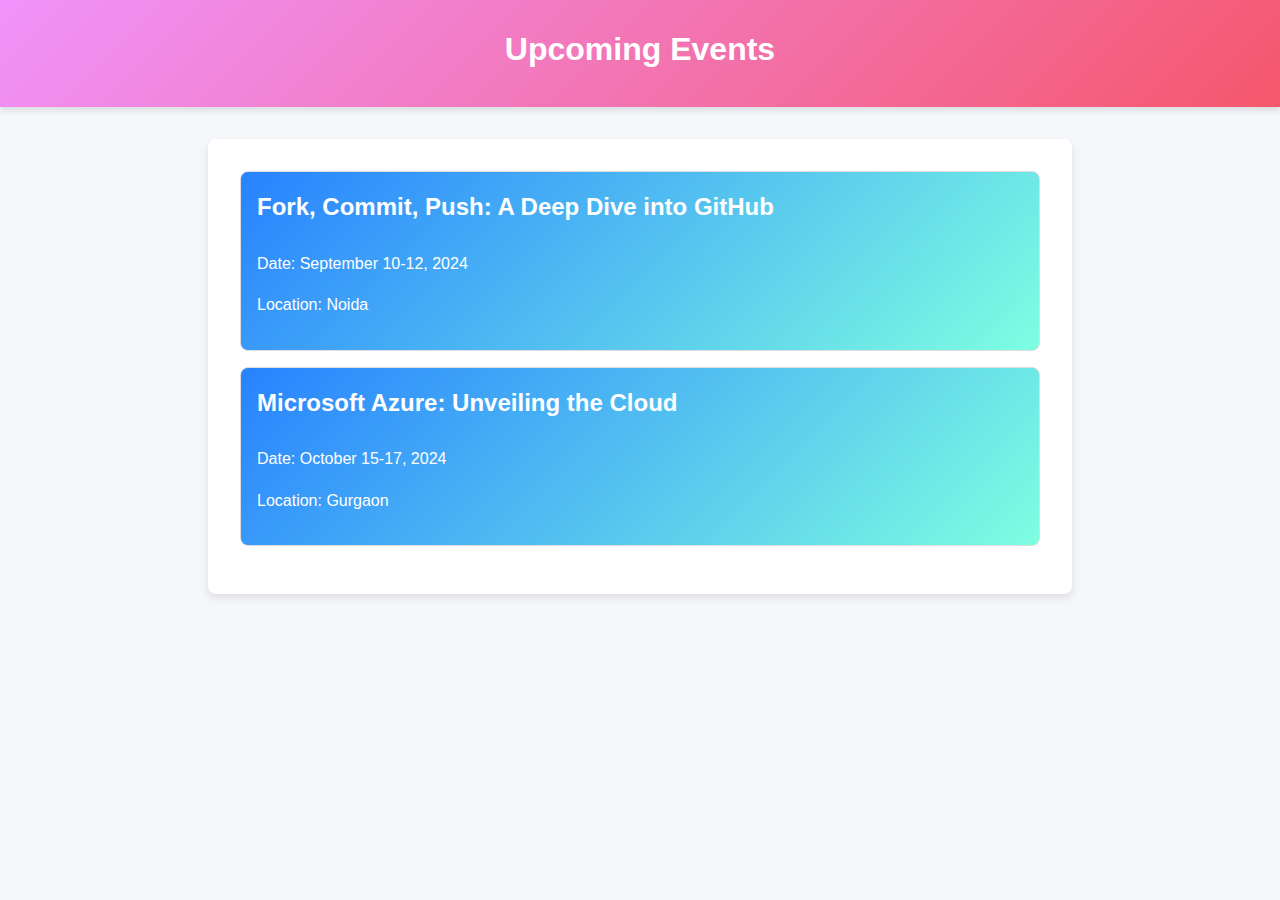
<file: index.html>
<!DOCTYPE html>
<html lang="en">
<head>
    <meta charset="UTF-8">
    <meta name="viewport" content="width=device-width, initial-scale=1.0">
    <title>Events List</title>
    <link rel="stylesheet" href="styles.css">
</head>
<body>
    <header>
        <h1>Upcoming Events</h1>
    </header>
    <main>
        <div class="event" id="event1">
            
            <a href="event1.html"><h2>Fork, Commit, Push: A Deep Dive into GitHub</h2>
            <p>Date: September 10-12, 2024</p>
            <p>Location: Noida</p></a>
        </div>
        <div class="event" id="event2">
            
            <a href="event2.html"><h2>Microsoft Azure: Unveiling the Cloud </h2>
            <p>Date: October 15-17, 2024</p>
            <p>Location: Gurgaon</p></a>
        </div>
        <!-- Add more events as needed -->
    </main>
    <script src="script.js"></script>
</body>
</html>
</file>
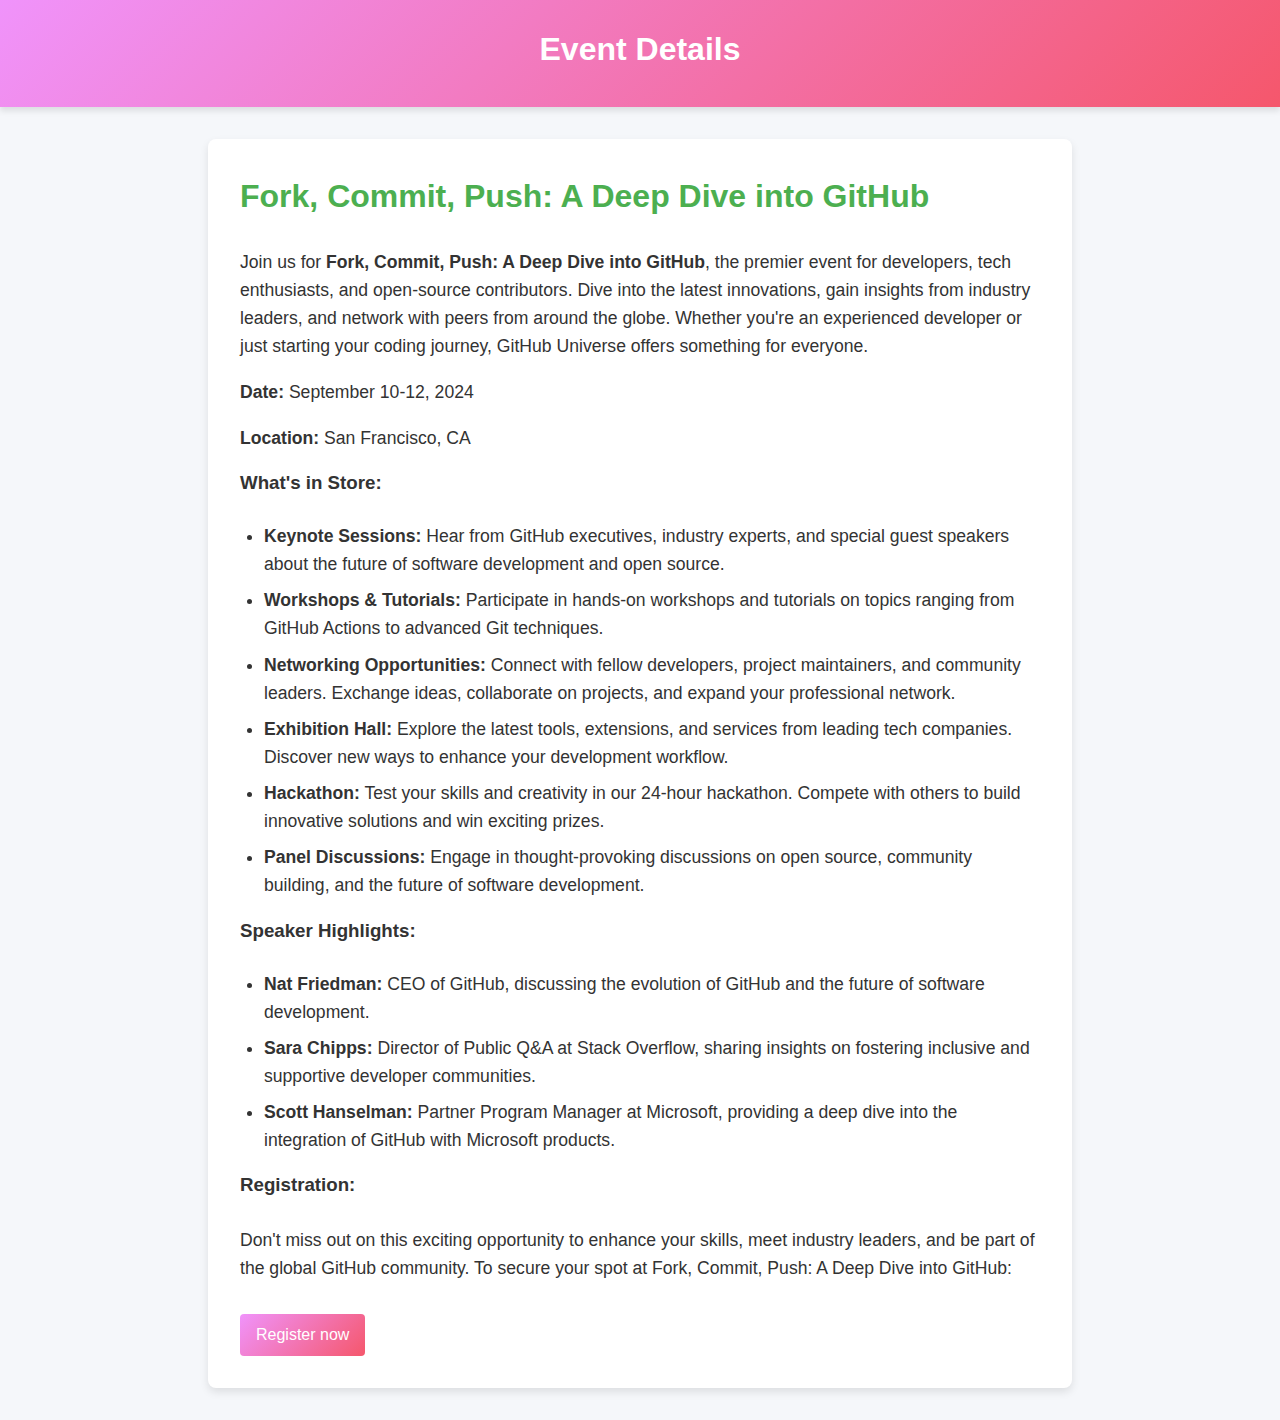
<file: event1.html>
<!DOCTYPE html>
<html lang="en">
<head>
    <meta charset="UTF-8">
    <meta name="viewport" content="width=device-width, initial-scale=1.0">
    <title>Event Details</title>
    <link rel="stylesheet" href="styles.css">
</head>
<body>
    <header>
        <h1>Event Details</h1>
    </header>
    <main id="event-details">
        <h2>Fork, Commit, Push: A Deep Dive into GitHub</h2>
        <p>Join us for <strong>Fork, Commit, Push: A Deep Dive into GitHub</strong>, the premier event for developers, tech enthusiasts, and open-source contributors. Dive into the latest innovations, gain insights from industry leaders, and network with peers from around the globe. Whether you're an experienced developer or just starting your coding journey, GitHub Universe offers something for everyone.</p>
        
        <p><strong>Date:</strong> September 10-12, 2024</p>
        <p><strong>Location:</strong> San Francisco, CA</p>
        
        <h3>What's in Store:</h3>
        <ul>
            <li><strong>Keynote Sessions:</strong> Hear from GitHub executives, industry experts, and special guest speakers about the future of software development and open source.</li>
            <li><strong>Workshops & Tutorials:</strong> Participate in hands-on workshops and tutorials on topics ranging from GitHub Actions to advanced Git techniques.</li>
            <li><strong>Networking Opportunities:</strong> Connect with fellow developers, project maintainers, and community leaders. Exchange ideas, collaborate on projects, and expand your professional network.</li>
            <li><strong>Exhibition Hall:</strong> Explore the latest tools, extensions, and services from leading tech companies. Discover new ways to enhance your development workflow.</li>
            <li><strong>Hackathon:</strong> Test your skills and creativity in our 24-hour hackathon. Compete with others to build innovative solutions and win exciting prizes.</li>
            <li><strong>Panel Discussions:</strong> Engage in thought-provoking discussions on open source, community building, and the future of software development.</li>
        </ul>
        
        <h3>Speaker Highlights:</h3>
        <ul>
            <li><strong>Nat Friedman:</strong> CEO of GitHub, discussing the evolution of GitHub and the future of software development.</li>
            <li><strong>Sara Chipps:</strong> Director of Public Q&A at Stack Overflow, sharing insights on fostering inclusive and supportive developer communities.</li>
            <li><strong>Scott Hanselman:</strong> Partner Program Manager at Microsoft, providing a deep dive into the integration of GitHub with Microsoft products.</li>
        </ul>
        
        <h3>Registration:</h3>
        <p>Don't miss out on this exciting opportunity to enhance your skills, meet industry leaders, and be part of the global GitHub community. To secure your spot at Fork, Commit, Push: A Deep Dive into GitHub:</p>
        <a href="registration.html">Register now</a>
    </main>
</body>
</html>
</file>
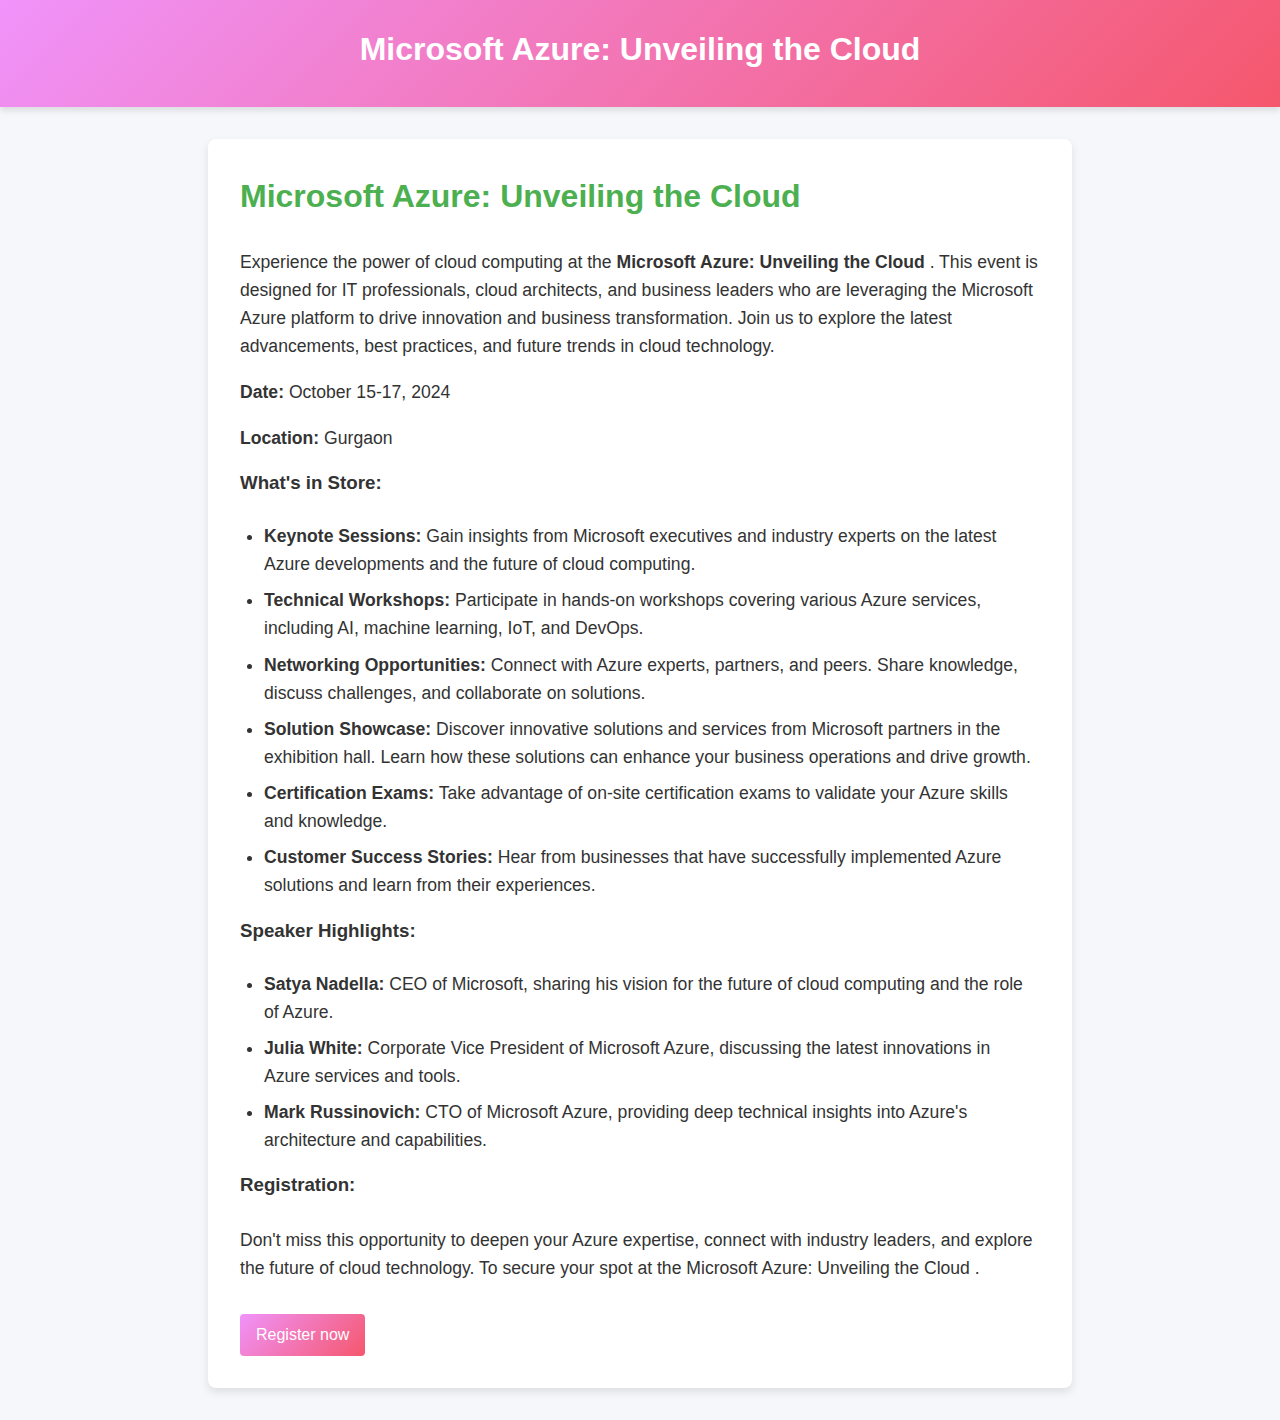
<file: event2.html>
<!DOCTYPE html>
<html lang="en">

<head>
    <meta charset="UTF-8">
    <meta name="viewport" content="width=device-width, initial-scale=1.0">
    <title>Microsoft Azure: Unveiling the Cloud </title>
    <link rel="stylesheet" href="styles.css">
</head>

<body>
    <header>
        <h1>Microsoft Azure: Unveiling the Cloud </h1>
    </header>
    <main id="event-details">
        <h2>Microsoft Azure: Unveiling the Cloud </h2>
        <p>Experience the power of cloud computing at the <strong>Microsoft Azure: Unveiling the Cloud </strong>. This event is
            designed for IT professionals, cloud architects, and business leaders who are leveraging the Microsoft Azure
            platform to drive innovation and business transformation. Join us to explore the latest advancements, best
            practices, and future trends in cloud technology.</p>

        <p><strong>Date:</strong> October 15-17, 2024</p>
        <p><strong>Location:</strong> Gurgaon</p>

        <h3>What's in Store:</h3>
        <ul>
            <li><strong>Keynote Sessions:</strong> Gain insights from Microsoft executives and industry experts on the
                latest Azure developments and the future of cloud computing.</li>
            <li><strong>Technical Workshops:</strong> Participate in hands-on workshops covering various Azure services,
                including AI, machine learning, IoT, and DevOps.</li>
            <li><strong>Networking Opportunities:</strong> Connect with Azure experts, partners, and peers. Share
                knowledge, discuss challenges, and collaborate on solutions.</li>
            <li><strong>Solution Showcase:</strong> Discover innovative solutions and services from Microsoft partners
                in the exhibition hall. Learn how these solutions can enhance your business operations and drive growth.
            </li>
            <li><strong>Certification Exams:</strong> Take advantage of on-site certification exams to validate your
                Azure skills and knowledge.</li>
            <li><strong>Customer Success Stories:</strong> Hear from businesses that have successfully implemented Azure
                solutions and learn from their experiences.</li>
        </ul>

        <h3>Speaker Highlights:</h3>
        <ul>
            <li><strong>Satya Nadella:</strong> CEO of Microsoft, sharing his vision for the future of cloud computing
                and the role of Azure.</li>
            <li><strong>Julia White:</strong> Corporate Vice President of Microsoft Azure, discussing the latest
                innovations in Azure services and tools.</li>
            <li><strong>Mark Russinovich:</strong> CTO of Microsoft Azure, providing deep technical insights into
                Azure's architecture and capabilities.</li>
        </ul>

        <h3>Registration:</h3>
        <p>Don't miss this opportunity to deepen your Azure expertise, connect with industry leaders, and explore the
            future of cloud technology. To secure your spot at the
            Microsoft Azure: Unveiling the Cloud .</p>
            <a href="registration.html">Register now</a>
    </main>
</body>

</html>
</file>
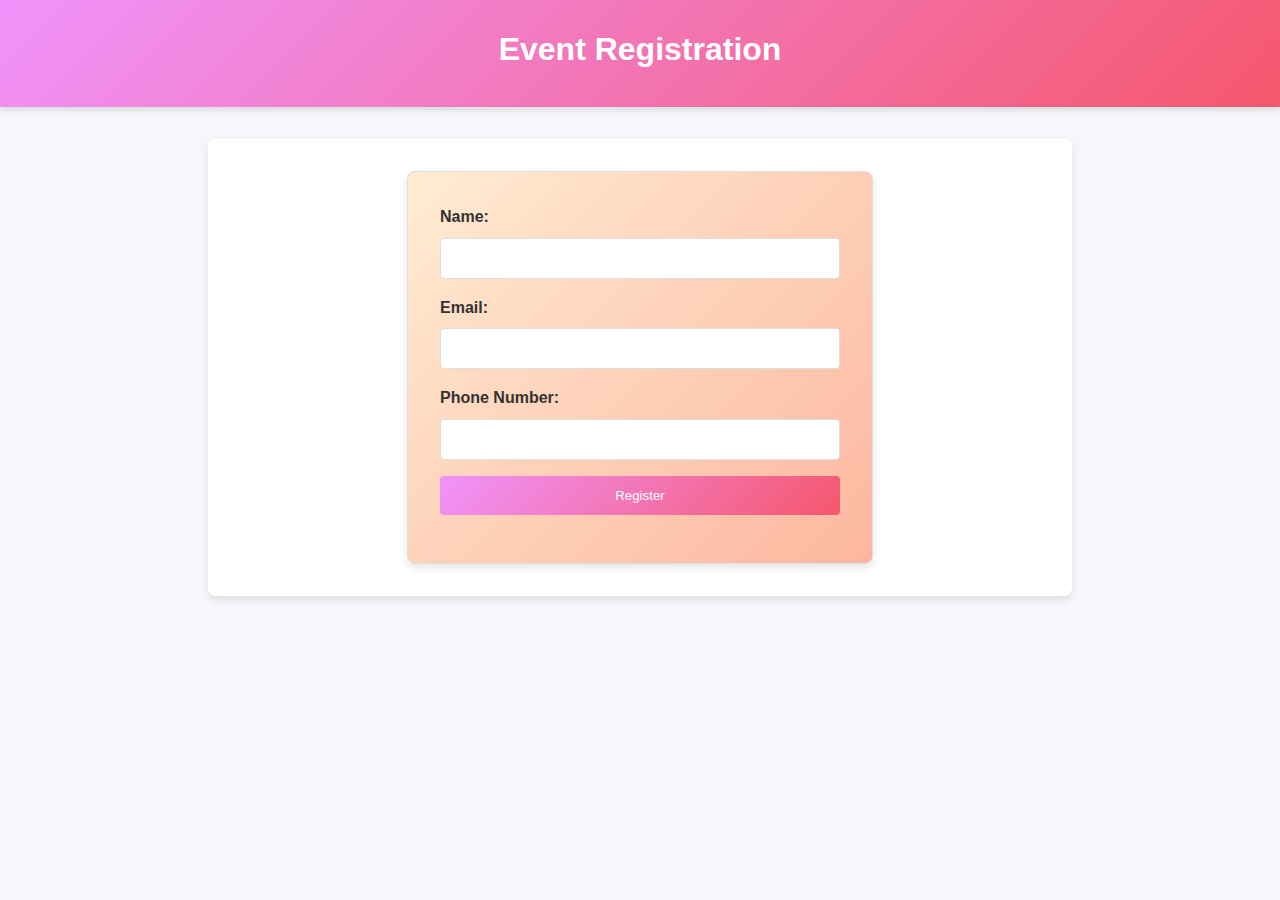
<file: registration.html>
<!DOCTYPE html>
<html lang="en">
<head>
    <meta charset="UTF-8">
    <meta name="viewport" content="width=device-width, initial-scale=1.0">
    <title>Event Registration</title>
    <link rel="stylesheet" href="styles.css">
    <script>
        function validateForm(event) {
            const phoneInput = document.getElementById('phone');
            const phoneError = document.getElementById('phone-error');
            const phoneValue = phoneInput.value.trim();

            if (phoneValue.length > 10) {
                phoneError.textContent = 'Phone number must not exceed 10 digits.';
                event.preventDefault();
            } else {
                phoneError.textContent = '';
            }
        }

        function handleSubmit(event) {
            event.preventDefault();
            validateForm(event);

            if (document.getElementById('phone-error').textContent === '') {
                alert('Your details have been submitted successfully!');
                document.getElementById('registration-form').reset();
            }
        }
    </script>
</head>
<body>
    <header>
        <h1>Event Registration</h1>
    </header>
    <main>
        <form id="registration-form" onsubmit="handleSubmit(event)">
            <label for="name">Name:</label>
            <input type="text" id="name" name="name" required>

            <label for="email">Email:</label>
            <input type="email" id="email" name="email" required>

            <label for="phone">Phone Number:</label>
            <input type="text" id="phone" name="phone" required>
            <span id="phone-error" style="color: red;"></span>

            <button type="submit">Register</button>
        </form>
    </main>
</body>
</html>
</file>
<file: styles.css>
/* General styles */
body {
    font-family: 'Segoe UI', Tahoma, Geneva, Verdana, sans-serif;
    margin: 0;
    padding: 0;
    background: #f5f7fa;  /* Uniform background color */
    color: #333;
    line-height: 1.6;
}

header {
    background: linear-gradient(135deg, #f093fb, #f5576c);
    color: white;
    padding: 1.5rem 0;
    text-align: center;
    box-shadow: 0 4px 6px rgba(0, 0, 0, 0.1);
    ;
}

h1, h2, h3 {
    font-family: 'Helvetica Neue', Helvetica, Arial, sans-serif;
    margin: 0;
    padding-bottom: 0.5rem;
}

main {
    padding: 2rem;
    max-width: 800px;
    margin: 2rem auto;  /* Center the content */
    background: #fff;  /* White background for main content */
    border-radius: 8px;
    box-shadow: 0 4px 8px rgba(0, 0, 0, 0.1);
}

a {
    color: #ffffff;
    text-decoration: none;
}


/* Event list styles */
.event {
    background: linear-gradient(135deg, #2882ff, #7effe1);
    border: 1px solid #ddd;
    border-radius: 8px;
    margin-bottom: 1rem;
    padding: 1rem;
    transition: box-shadow 0.3s ease-in-out;
    cursor: pointer;
    color: white;
}

.event:hover {
    box-shadow: 0 4px 8px rgba(0, 0, 0, 0.1);
}

.event h2 {
    color: rgb(255, 255, 255);
}

/* Event details styles */
#event-details {
    background: #fff;  /* White background for details box */
    padding: 2rem;
    border-radius: 8px;
    box-shadow: 0 4px 8px rgba(0, 0, 0, 0.1);
    margin-bottom: 2rem;
}

#event-details h2 {
    color: #4CAF50;
    font-size: 2rem;
    margin-bottom: 1rem;
}

#event-details p {
    font-size: 1.1rem;
    line-height: 1.6;
    margin-bottom: 1rem;
}

#event-details ul {
    list-style-type: disc;
    padding-left: 1.5rem;
    margin-bottom: 1rem;
}

#event-details ul li {
    margin-bottom: 0.5rem;
    font-size: 1.1rem;
}

#event-details a {
    display: inline-block;
    padding: 0.5rem 1rem;
    background: linear-gradient(135deg, #f093fb, #f5576c);
    color: white;
    border-radius: 4px;
    text-decoration: none;
    margin-top: 1rem;
}

#event-details a:hover {
    background: linear-gradient(135deg, #f5576c, #f093fb);
}

/* Registration form styles */
form {
    background: linear-gradient(135deg, #ffecd2, #fcb69f);
    border: 1px solid #ddd;
    border-radius: 8px;
    padding: 2rem;
    max-width: 400px;
    margin: 0 auto;
    box-shadow: 0 4px 8px rgba(0, 0, 0, 0.1);
}

form label {
    display: block;
    margin-bottom: 0.5rem;
    font-weight: bold;
}

form input, form select, form button {
    width: 100%;
    padding: 0.75rem;
    margin-bottom: 1rem;
    border: 1px solid #ddd;
    border-radius: 4px;
    box-sizing: border-box;
}

form input:focus, form select:focus {
    outline: none;
    border-color: #f5576c;
}

form button {
    background: linear-gradient(135deg, #f093fb, #f5576c);
    color: white;
    border: none;
    cursor: pointer;
    transition: background-color 0.3s ease-in-out;
}

form button:hover {
    background: linear-gradient(135deg, #f5576c, #f093fb);
}

/* Responsive styles */
@media (max-width: 768px) {
    main {
        padding: 1rem;
    }
}
</file>
